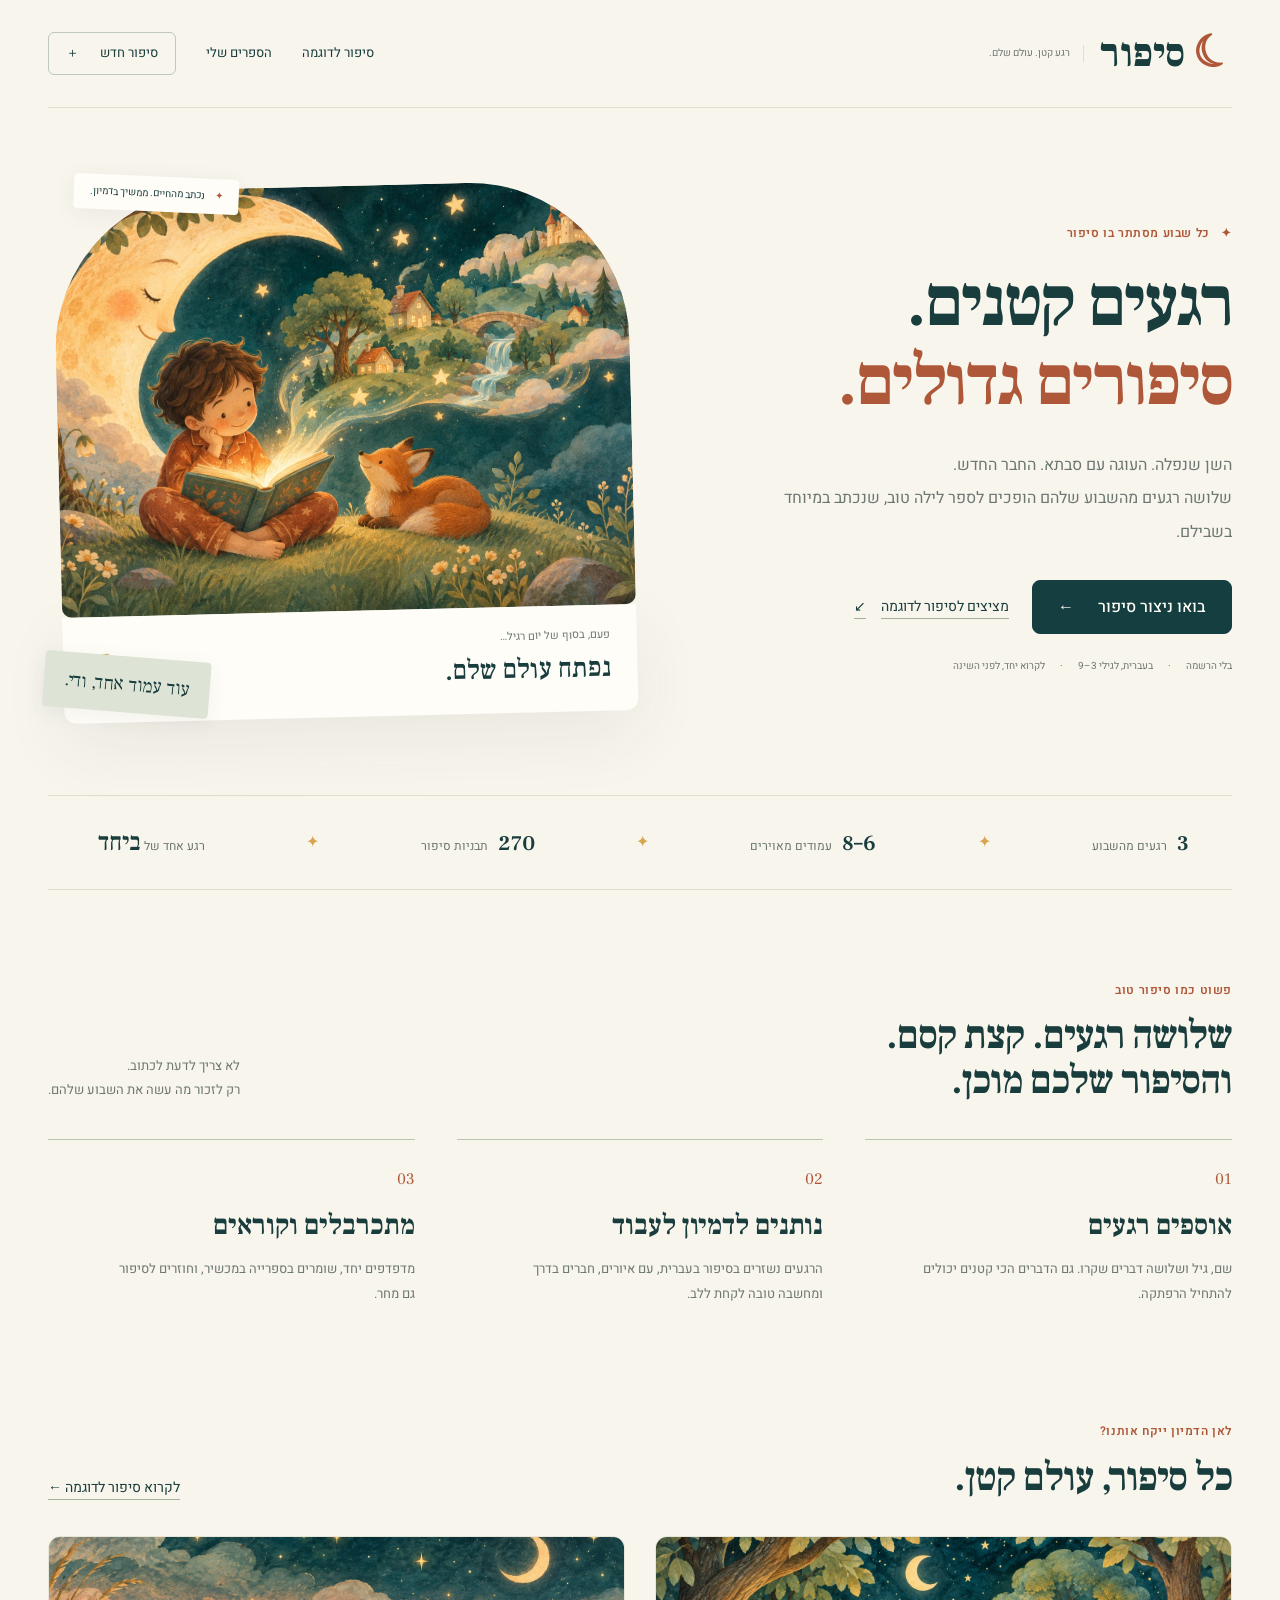
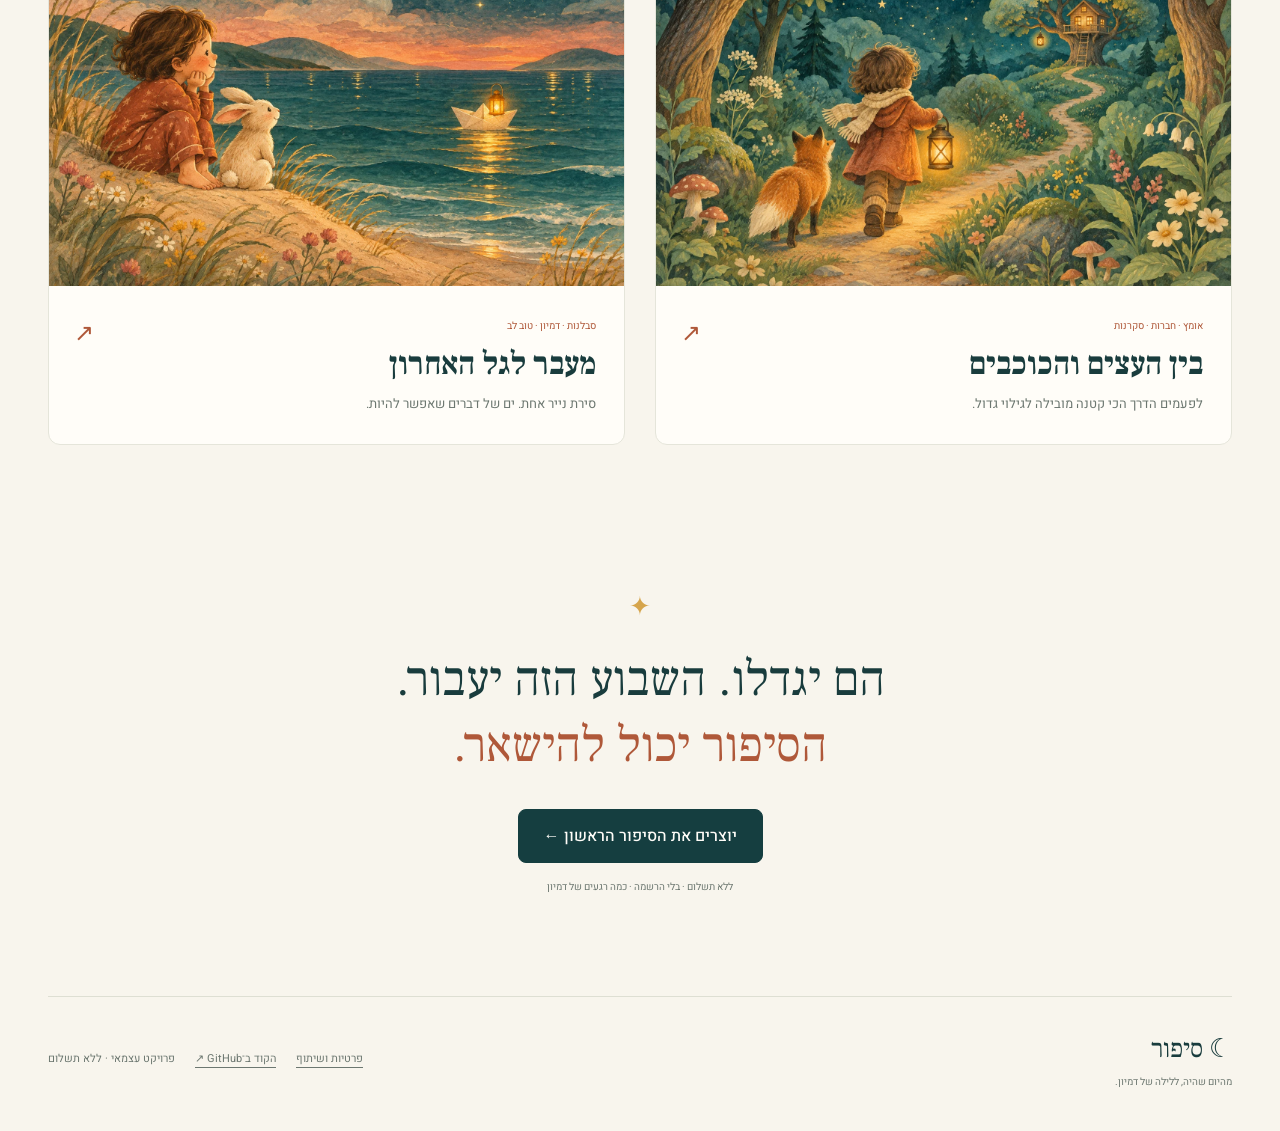
<file: index.html>
<!DOCTYPE html>
<html lang="he" dir="rtl" data-static="true">
<head>
  <meta charset="utf-8" />
  <meta name="viewport" content="width=device-width, initial-scale=1" />
  <meta name="theme-color" content="#153e40" />
  <meta name="referrer" content="no-referrer" />
  <title>סיפור — רגעים קטנים, סיפורים גדולים</title>
  <meta name="description" content="שלושה רגעים מהשבוע הופכים לספר לילה טוב מאויר בעברית. פרויקט עצמאי, בלי הרשמה ובלי מפתח API." />
  <link rel="icon" href="./static/favicon.svg" type="image/svg+xml" />
  <link rel="preconnect" href="https://fonts.googleapis.com" />
  <link rel="preconnect" href="https://fonts.gstatic.com" crossorigin />
  <link href="https://fonts.googleapis.com/css2?family=Frank+Ruhl+Libre:wght@500;700;800&family=Heebo:wght@400;500;600;700;800&display=swap" rel="stylesheet" />
  <link rel="stylesheet" href="./static/css/styles.css" />
</head>
<body>
  <a class="skip-link" href="#main">דלגו לתוכן</a>
  <div class="wrap">
    <header class="site-header">
      <a class="logo" href="./index.html" aria-label="סיפור, חזרה לבית"><span class="logo-moon" aria-hidden="true">☾</span> סיפור<span class="logo-caption">רגע קטן. עולם שלם.</span></a>
      <nav class="site-nav" aria-label="ניווט ראשי">
        <a href="./reader.html">סיפור לדוגמה</a>
        <a href="./library.html">הספרים שלי</a>
        <a class="nav-create" href="./create.html">סיפור חדש <span aria-hidden="true">＋</span></a>
      </nav>
    </header>
    <main id="main">
<section class="hero">
  <div class="hero-copy">
    <p class="kicker"><span class="tiny-star" aria-hidden="true">✦</span> כל שבוע מסתתר בו סיפור</p>
    <h1>רגעים קטנים.<br /><em>סיפורים גדולים.</em></h1>
    <p class="lead">השן שנפלה. העוגה עם סבתא. החבר החדש.<br class="desktop-break" /> שלושה רגעים מהשבוע שלהם הופכים לספר לילה טוב, שנכתב במיוחד בשבילם.</p>
    <div class="hero-actions"><a class="btn" href="./create.html">בואו ניצור סיפור <span aria-hidden="true">←</span></a><a class="text-link" href="./reader.html">מציצים לסיפור לדוגמה <span aria-hidden="true">↙</span></a></div>
    <div class="hero-notes"><span>בלי הרשמה</span><span>בעברית, לגילי 3–9</span><span>לקרוא יחד, לפני השינה</span></div>
  </div>
  <figure class="hero-visual">
    <div class="art-label"><span aria-hidden="true">✦</span> נכתב מהחיים. ממשיך בדמיון.</div>
    <img class="hero-art" src="./static/images/bedtime-world.webp" width="1536" height="1024" alt="עולם דמיוני נפרש מתוך ספר: ילד ושועל קוראים מתחת לירח" fetchpriority="high" />
    <figcaption><div><span class="caption-eyebrow">פעם, בסוף של יום רגיל…</span><strong>נפתח עולם שלם.</strong></div><span class="caption-moon" aria-hidden="true">☾</span></figcaption>
    <span class="floating-note">עוד עמוד אחד, ודי.</span>
  </figure>
</section>
<section class="story-strip" aria-label="מאפייני הספר"><span><b>3</b> רגעים מהשבוע</span><span class="strip-star" aria-hidden="true">✦</span><span><b>6–8</b> עמודים מאוירים</span><span class="strip-star" aria-hidden="true">✦</span><span><b>270</b> תבניות סיפור</span><span class="strip-star" aria-hidden="true">✦</span><span>רגע אחד של <b>ביחד</b></span></section>
<section class="quiet-steps" id="how">
  <div class="section-heading"><div><p class="kicker">פשוט כמו סיפור טוב</p><h2>שלושה רגעים. קצת קסם.<br />והסיפור שלכם מוכן.</h2></div><p>לא צריך לדעת לכתוב.<br />רק לזכור מה עשה את השבוע שלהם.</p></div>
  <div class="steps">
    <article class="step"><span class="num">01</span><h3>אוספים רגעים</h3><p>שם, גיל ושלושה דברים שקרו. גם הדברים הכי קטנים יכולים להתחיל הרפתקה.</p></article>
    <article class="step"><span class="num">02</span><h3>נותנים לדמיון לעבוד</h3><p>הרגעים נשזרים בסיפור בעברית, עם איורים, חברים בדרך ומחשבה טובה לקחת ללב.</p></article>
    <article class="step"><span class="num">03</span><h3>מתכרבלים וקוראים</h3><p>מדפדפים יחד, שומרים בספרייה במכשיר, וחוזרים לסיפור גם מחר.</p></article>
  </div>
</section>
<section class="worlds-section">
  <div class="section-heading"><div><p class="kicker">לאן הדמיון ייקח אותנו?</p><h2>כל סיפור, עולם קטן.</h2></div><a class="text-link" href="./reader.html">לקרוא סיפור לדוגמה ←</a></div>
  <div class="world-grid">
    <a class="world-card" href="./reader.html?demo=forest"><img src="./static/images/lantern-forest.webp" alt="שביל מואר בפנס ביער קסום" width="768" height="512" loading="lazy" /><div><span>אומץ · חברות · סקרנות</span><h3>בין העצים והכוכבים</h3><p>לפעמים הדרך הכי קטנה מובילה לגילוי גדול.</p><span class="world-arrow" aria-hidden="true">↗</span></div></a>
    <a class="world-card" href="./reader.html?demo=sea"><img src="./static/images/paper-boat.webp" alt="סירת נייר מוארת צפה בים שקט תחת הירח" width="768" height="512" loading="lazy" /><div><span>סבלנות · דמיון · טוב לב</span><h3>מעבר לגל האחרון</h3><p>סירת נייר אחת. ים של דברים שאפשר להיות.</p><span class="world-arrow" aria-hidden="true">↗</span></div></a>
  </div>
</section>
<section class="closing-note"><span aria-hidden="true">✦</span><p>הם יגדלו. השבוע הזה יעבור.<br /><em>הסיפור יכול להישאר.</em></p><a class="btn" href="./create.html">יוצרים את הסיפור הראשון ←</a><small>ללא תשלום · בלי הרשמה · כמה רגעים של דמיון</small></section>
</main>
    <footer class="site-footer">
      <div><a class="footer-logo" href="./index.html">☾ סיפור</a><p>מהיום שהיה, ללילה של דמיון.</p></div>
      <div class="footer-links"><a href="./privacy.html">פרטיות ושיתוף</a><a href="https://github.com/Jossefo/sipur" target="_blank" rel="noopener noreferrer">הקוד ב־GitHub ↗</a><span>פרויקט עצמאי · ללא תשלום</span></div>
    </footer>
  </div>
  <script src="./static/js/app.js" defer></script>
  <script src="./static/js/pages.js" defer></script>
</body>
</html>
</file>
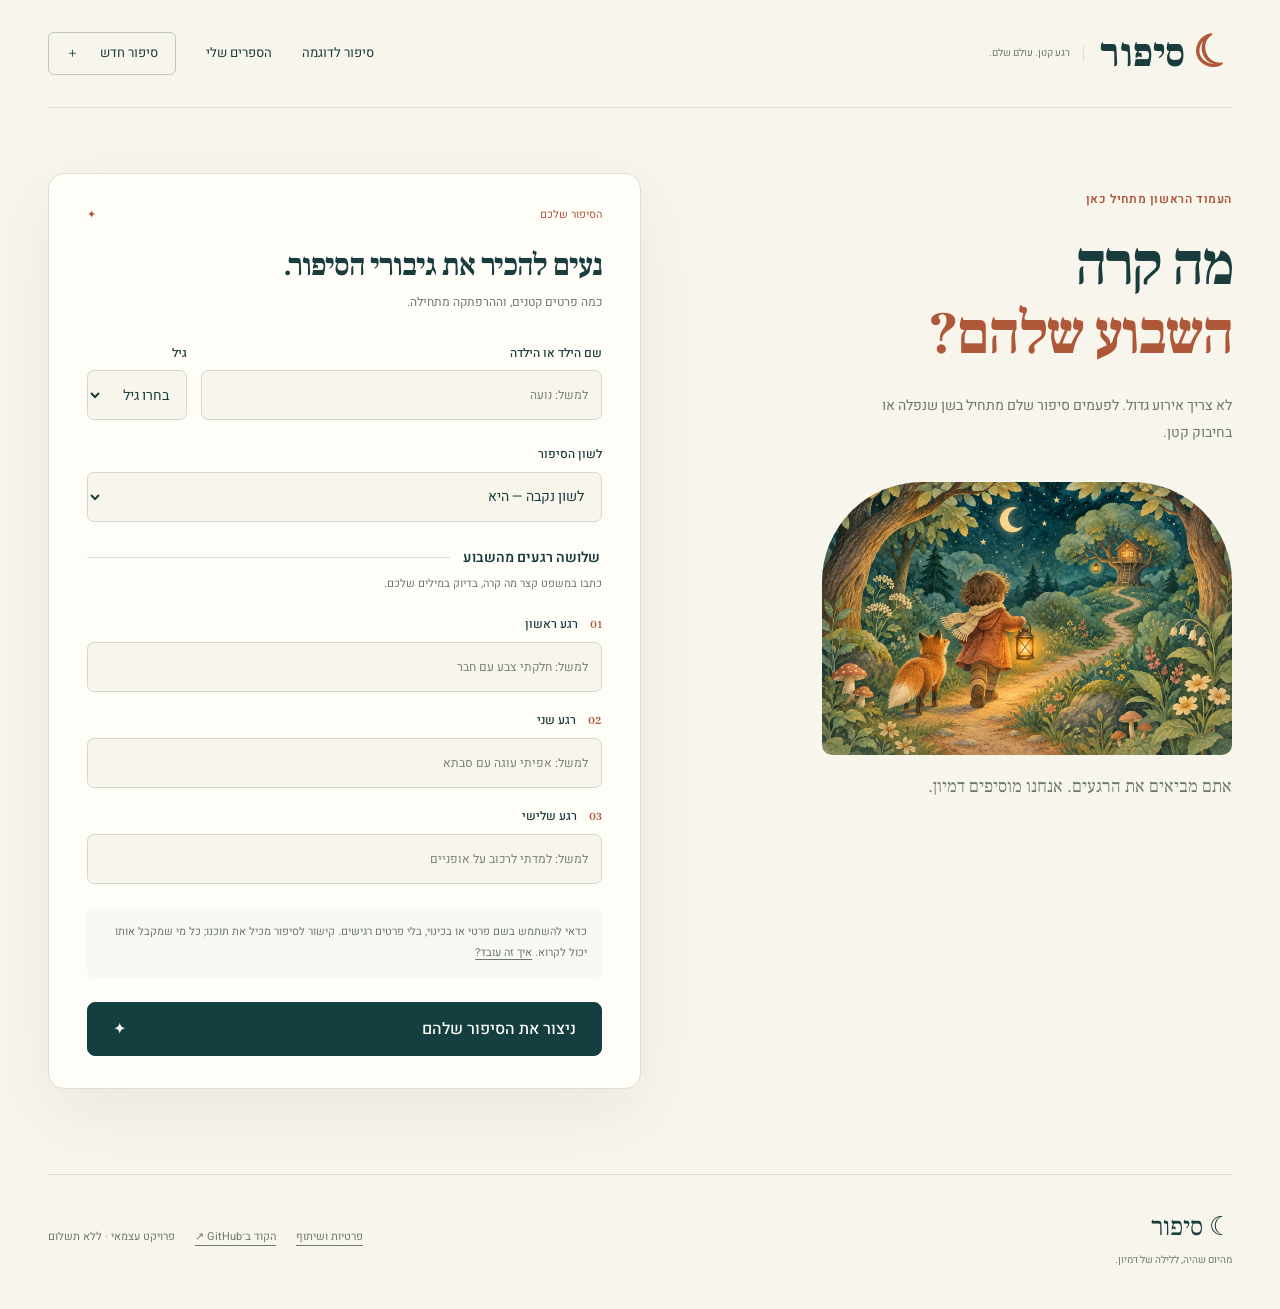
<file: create.html>
<!DOCTYPE html>
<html lang="he" dir="rtl" data-static="true">
<head>
  <meta charset="utf-8" />
  <meta name="viewport" content="width=device-width, initial-scale=1" />
  <meta name="theme-color" content="#153e40" />
  <meta name="referrer" content="no-referrer" />
  <title>סיפור חדש — סיפור</title>
  <meta name="description" content="שלושה רגעים מהשבוע הופכים לספר לילה טוב מאויר בעברית. פרויקט עצמאי, בלי הרשמה ובלי מפתח API." />
  <link rel="icon" href="./static/favicon.svg" type="image/svg+xml" />
  <link rel="preconnect" href="https://fonts.googleapis.com" />
  <link rel="preconnect" href="https://fonts.gstatic.com" crossorigin />
  <link href="https://fonts.googleapis.com/css2?family=Frank+Ruhl+Libre:wght@500;700;800&family=Heebo:wght@400;500;600;700;800&display=swap" rel="stylesheet" />
  <link rel="stylesheet" href="./static/css/styles.css" />
</head>
<body>
  <a class="skip-link" href="#main">דלגו לתוכן</a>
  <div class="wrap">
    <header class="site-header">
      <a class="logo" href="./index.html" aria-label="סיפור, חזרה לבית"><span class="logo-moon" aria-hidden="true">☾</span> סיפור<span class="logo-caption">רגע קטן. עולם שלם.</span></a>
      <nav class="site-nav" aria-label="ניווט ראשי">
        <a href="./reader.html">סיפור לדוגמה</a>
        <a href="./library.html">הספרים שלי</a>
        <a class="nav-create" href="./create.html">סיפור חדש <span aria-hidden="true">＋</span></a>
      </nav>
    </header>
    <main id="main">
<section class="create-layout">
  <aside class="form-aside"><p class="kicker">העמוד הראשון מתחיל כאן</p><h1>מה קרה<br /> <em>השבוע שלהם?</em></h1><p>לא צריך אירוע גדול. לפעמים סיפור שלם מתחיל בשן שנפלה או בחיבוק קטן.</p><img src="./static/images/lantern-forest.webp" alt="שביל קטן אל תוך יער של דמיון" width="768" height="512" /><p class="aside-caption">אתם מביאים את הרגעים. אנחנו מוסיפים דמיון.</p></aside>
  <div class="form-panel">
    <div class="form-topline"><span>הסיפור שלכם</span><span aria-hidden="true">✦</span></div>
    <h2>נעים להכיר את גיבורי הסיפור.</h2>
    <p class="muted">כמה פרטים קטנים, וההרפתקה מתחילה.</p>
    
    <form class="story-form" method="post" action="./create.html" data-validate>
      <div class="identity-fields"><label><span>שם הילד או הילדה</span><input name="name" type="text" maxlength="40" required minlength="2" value="" placeholder="למשל: נועה" autocomplete="off" /></label><label><span>גיל</span><select name="age" required><option value="" disabled selected>בחרו גיל</option><option value="3" >3</option><option value="4" >4</option><option value="5" >5</option><option value="6" >6</option><option value="7" >7</option><option value="8" >8</option><option value="9" >9</option></select></label></div>
      <label><span>לשון הסיפור</span><select name="gender" required><option value="f" selected>לשון נקבה — היא</option><option value="m" >לשון זכר — הוא</option></select></label>
      <fieldset><legend>שלושה רגעים מהשבוע</legend><p class="field-hint">כתבו במשפט קצר מה קרה, בדיוק במילים שלכם.</p>
        
        <label class="event-label"><span><i aria-hidden="true">01</i> רגע ראשון</span><input name="event1" type="text" maxlength="120" required minlength="2" value="" placeholder="למשל: חלקתי צבע עם חבר" /></label>
        <label class="event-label"><span><i aria-hidden="true">02</i> רגע שני</span><input name="event2" type="text" maxlength="120" required minlength="2" value="" placeholder="למשל: אפיתי עוגה עם סבתא" /></label>
        <label class="event-label"><span><i aria-hidden="true">03</i> רגע שלישי</span><input name="event3" type="text" maxlength="120" required minlength="2" value="" placeholder="למשל: למדתי לרכוב על אופניים" /></label>
      </fieldset>
      <p class="privacy-note">כדאי להשתמש בשם פרטי או בכינוי, בלי פרטים רגישים. קישור לסיפור מכיל את תוכנו; כל מי שמקבל אותו יכול לקרוא. <a href="./privacy.html">איך זה עובד?</a></p>
      <button class="btn submit-btn" type="submit"><span data-submit-label>ניצור את הסיפור שלהם</span><span aria-hidden="true">✦</span></button>
      <p class="form-status" data-form-status role="status" hidden></p>
    </form>
  </div>
</section>
</main>
    <footer class="site-footer">
      <div><a class="footer-logo" href="./index.html">☾ סיפור</a><p>מהיום שהיה, ללילה של דמיון.</p></div>
      <div class="footer-links"><a href="./privacy.html">פרטיות ושיתוף</a><a href="https://github.com/Jossefo/sipur" target="_blank" rel="noopener noreferrer">הקוד ב־GitHub ↗</a><span>פרויקט עצמאי · ללא תשלום</span></div>
    </footer>
  </div>
  <script src="./static/js/app.js" defer></script>
  <script src="./static/js/pages.js" defer></script>
</body>
</html>
</file>
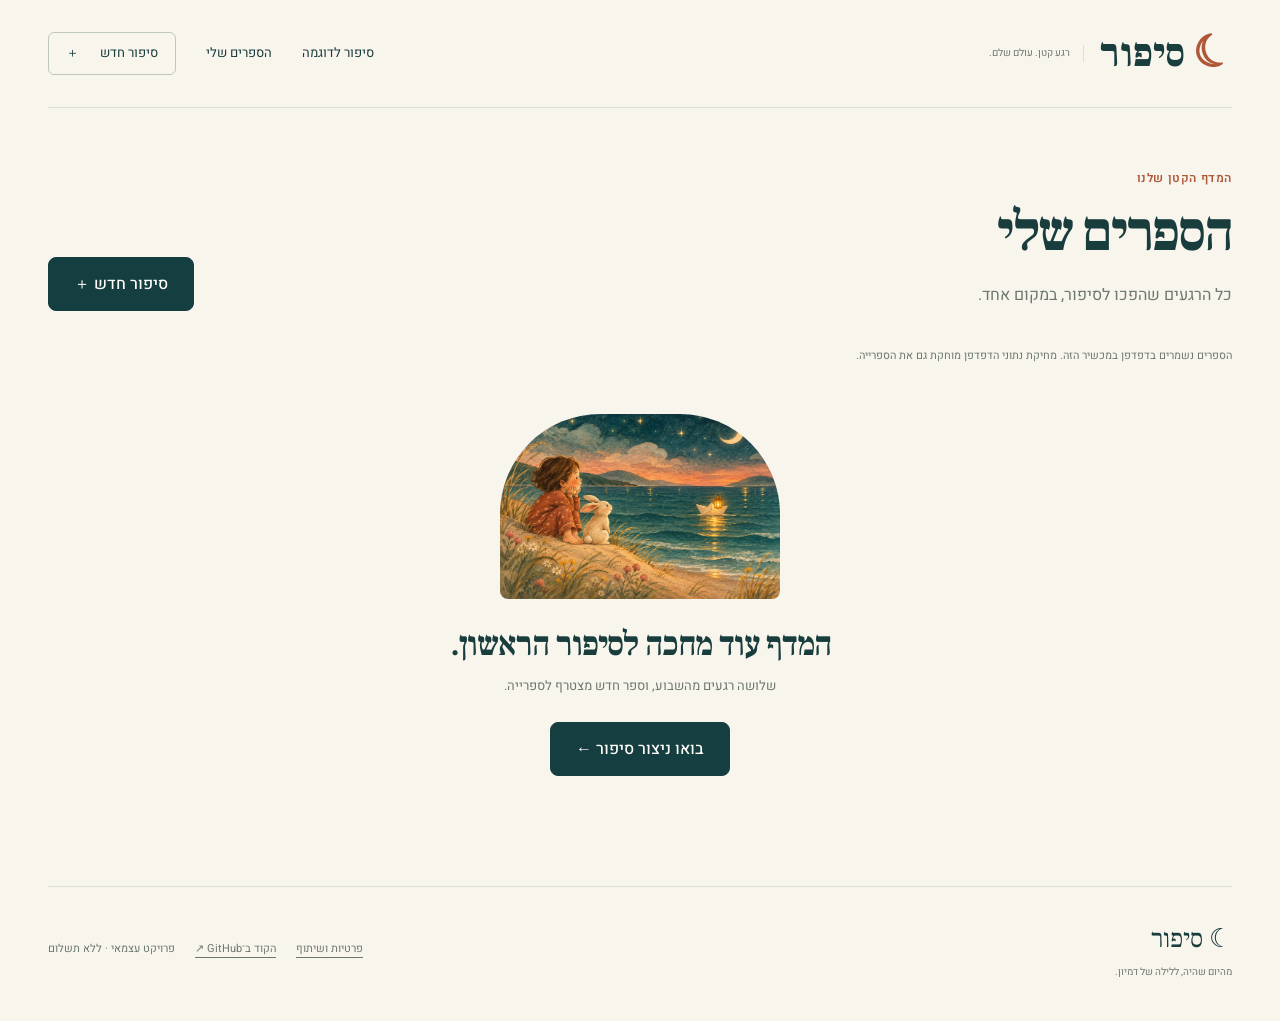
<file: library.html>
<!DOCTYPE html>
<html lang="he" dir="rtl" data-static="true">
<head>
  <meta charset="utf-8" />
  <meta name="viewport" content="width=device-width, initial-scale=1" />
  <meta name="theme-color" content="#153e40" />
  <meta name="referrer" content="no-referrer" />
  <title>הספרים שלי — סיפור</title>
  <meta name="description" content="שלושה רגעים מהשבוע הופכים לספר לילה טוב מאויר בעברית. פרויקט עצמאי, בלי הרשמה ובלי מפתח API." />
  <link rel="icon" href="./static/favicon.svg" type="image/svg+xml" />
  <link rel="preconnect" href="https://fonts.googleapis.com" />
  <link rel="preconnect" href="https://fonts.gstatic.com" crossorigin />
  <link href="https://fonts.googleapis.com/css2?family=Frank+Ruhl+Libre:wght@500;700;800&family=Heebo:wght@400;500;600;700;800&display=swap" rel="stylesheet" />
  <link rel="stylesheet" href="./static/css/styles.css" />
</head>
<body>
  <a class="skip-link" href="#main">דלגו לתוכן</a>
  <div class="wrap">
    <header class="site-header">
      <a class="logo" href="./index.html" aria-label="סיפור, חזרה לבית"><span class="logo-moon" aria-hidden="true">☾</span> סיפור<span class="logo-caption">רגע קטן. עולם שלם.</span></a>
      <nav class="site-nav" aria-label="ניווט ראשי">
        <a href="./reader.html">סיפור לדוגמה</a>
        <a href="./library.html">הספרים שלי</a>
        <a class="nav-create" href="./create.html">סיפור חדש <span aria-hidden="true">＋</span></a>
      </nav>
    </header>
    <main id="main">
<section class="library-panel">
  <div class="section-heading"><div><p class="kicker">המדף הקטן שלנו</p><h1>הספרים שלי</h1><p class="lead">כל הרגעים שהפכו לסיפור, במקום אחד.</p></div><a class="btn" href="./create.html">סיפור חדש ＋</a></div>
  <p class="library-info">הספרים נשמרים בדפדפן במכשיר הזה. מחיקת נתוני הדפדפן מוחקת גם את הספרייה.</p>
  <div class="library-grid" data-library></div>
  <div class="library-empty" data-library-empty hidden><img src="./static/images/paper-boat.webp" width="768" height="512" alt="סירת נייר מחכה להרפתקה" /><h2>המדף עוד מחכה לסיפור הראשון.</h2><p>שלושה רגעים מהשבוע, וספר חדש מצטרף לספרייה.</p><a class="btn" href="./create.html">בואו ניצור סיפור ←</a></div>
  <p class="library-info" data-library-status role="status" hidden></p>
</section>
</main>
    <footer class="site-footer">
      <div><a class="footer-logo" href="./index.html">☾ סיפור</a><p>מהיום שהיה, ללילה של דמיון.</p></div>
      <div class="footer-links"><a href="./privacy.html">פרטיות ושיתוף</a><a href="https://github.com/Jossefo/sipur" target="_blank" rel="noopener noreferrer">הקוד ב־GitHub ↗</a><span>פרויקט עצמאי · ללא תשלום</span></div>
    </footer>
  </div>
  <script src="./static/js/app.js" defer></script>
  <script src="./static/js/pages.js" defer></script>
</body>
</html>
</file>
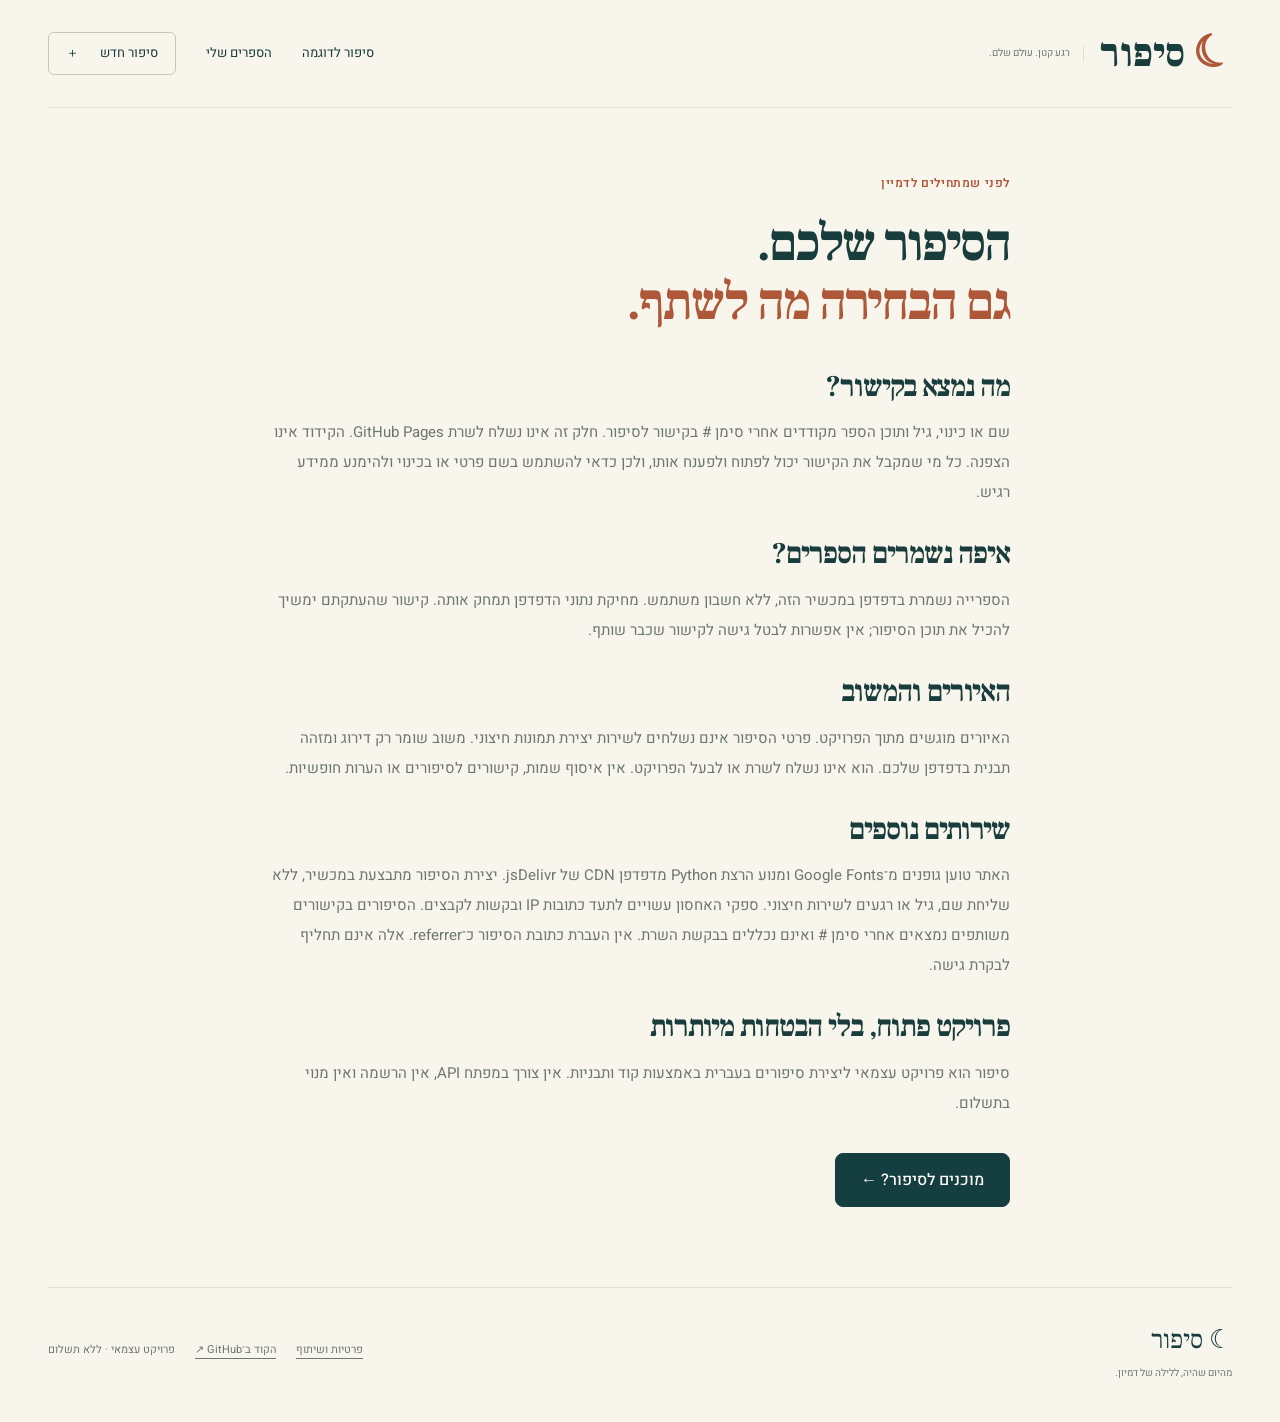
<file: privacy.html>
<!DOCTYPE html>
<html lang="he" dir="rtl" data-static="true">
<head>
  <meta charset="utf-8" />
  <meta name="viewport" content="width=device-width, initial-scale=1" />
  <meta name="theme-color" content="#153e40" />
  <meta name="referrer" content="no-referrer" />
  <title>פרטיות ושיתוף — סיפור</title>
  <meta name="description" content="שלושה רגעים מהשבוע הופכים לספר לילה טוב מאויר בעברית. פרויקט עצמאי, בלי הרשמה ובלי מפתח API." />
  <link rel="icon" href="./static/favicon.svg" type="image/svg+xml" />
  <link rel="preconnect" href="https://fonts.googleapis.com" />
  <link rel="preconnect" href="https://fonts.gstatic.com" crossorigin />
  <link href="https://fonts.googleapis.com/css2?family=Frank+Ruhl+Libre:wght@500;700;800&family=Heebo:wght@400;500;600;700;800&display=swap" rel="stylesheet" />
  <link rel="stylesheet" href="./static/css/styles.css" />
</head>
<body>
  <a class="skip-link" href="#main">דלגו לתוכן</a>
  <div class="wrap">
    <header class="site-header">
      <a class="logo" href="./index.html" aria-label="סיפור, חזרה לבית"><span class="logo-moon" aria-hidden="true">☾</span> סיפור<span class="logo-caption">רגע קטן. עולם שלם.</span></a>
      <nav class="site-nav" aria-label="ניווט ראשי">
        <a href="./reader.html">סיפור לדוגמה</a>
        <a href="./library.html">הספרים שלי</a>
        <a class="nav-create" href="./create.html">סיפור חדש <span aria-hidden="true">＋</span></a>
      </nav>
    </header>
    <main id="main"><article class="prose-panel"><p class="kicker">לפני שמתחילים לדמיין</p><h1>הסיפור שלכם.<br /><em>גם הבחירה מה לשתף.</em></h1><h2>מה נמצא בקישור?</h2><p>שם או כינוי, גיל ותוכן הספר מקודדים אחרי סימן # בקישור לסיפור. חלק זה אינו נשלח לשרת GitHub Pages. הקידוד אינו הצפנה. כל מי שמקבל את הקישור יכול לפתוח ולפענח אותו, ולכן כדאי להשתמש בשם פרטי או בכינוי ולהימנע ממידע רגיש.</p><h2>איפה נשמרים הספרים?</h2><p>הספרייה נשמרת בדפדפן במכשיר הזה, ללא חשבון משתמש. מחיקת נתוני הדפדפן תמחק אותה. קישור שהעתקתם ימשיך להכיל את תוכן הסיפור; אין אפשרות לבטל גישה לקישור שכבר שותף.</p><h2>האיורים והמשוב</h2><p>האיורים מוגשים מתוך הפרויקט. פרטי הסיפור אינם נשלחים לשירות יצירת תמונות חיצוני. משוב שומר רק דירוג ומזהה תבנית בדפדפן שלכם. הוא אינו נשלח לשרת או לבעל הפרויקט. אין איסוף שמות, קישורים לסיפורים או הערות חופשיות.</p><h2>שירותים נוספים</h2><p>האתר טוען גופנים מ־Google Fonts ומנוע הרצת Python מדפדפן CDN של jsDelivr. יצירת הסיפור מתבצעת במכשיר, ללא שליחת שם, גיל או רגעים לשירות חיצוני. ספקי האחסון עשויים לתעד כתובות IP ובקשות לקבצים. הסיפורים בקישורים משותפים נמצאים אחרי סימן # ואינם נכללים בבקשת השרת. אין העברת כתובת הסיפור כ־referrer. אלה אינם תחליף לבקרת גישה.</p><h2>פרויקט פתוח, בלי הבטחות מיותרות</h2><p>סיפור הוא פרויקט עצמאי ליצירת סיפורים בעברית באמצעות קוד ותבניות. אין צורך במפתח API, אין הרשמה ואין מנוי בתשלום.</p><a class="btn" href="./create.html">מוכנים לסיפור? ←</a></article></main>
    <footer class="site-footer">
      <div><a class="footer-logo" href="./index.html">☾ סיפור</a><p>מהיום שהיה, ללילה של דמיון.</p></div>
      <div class="footer-links"><a href="./privacy.html">פרטיות ושיתוף</a><a href="https://github.com/Jossefo/sipur" target="_blank" rel="noopener noreferrer">הקוד ב־GitHub ↗</a><span>פרויקט עצמאי · ללא תשלום</span></div>
    </footer>
  </div>
  <script src="./static/js/app.js" defer></script>
  <script src="./static/js/pages.js" defer></script>
</body>
</html>
</file>
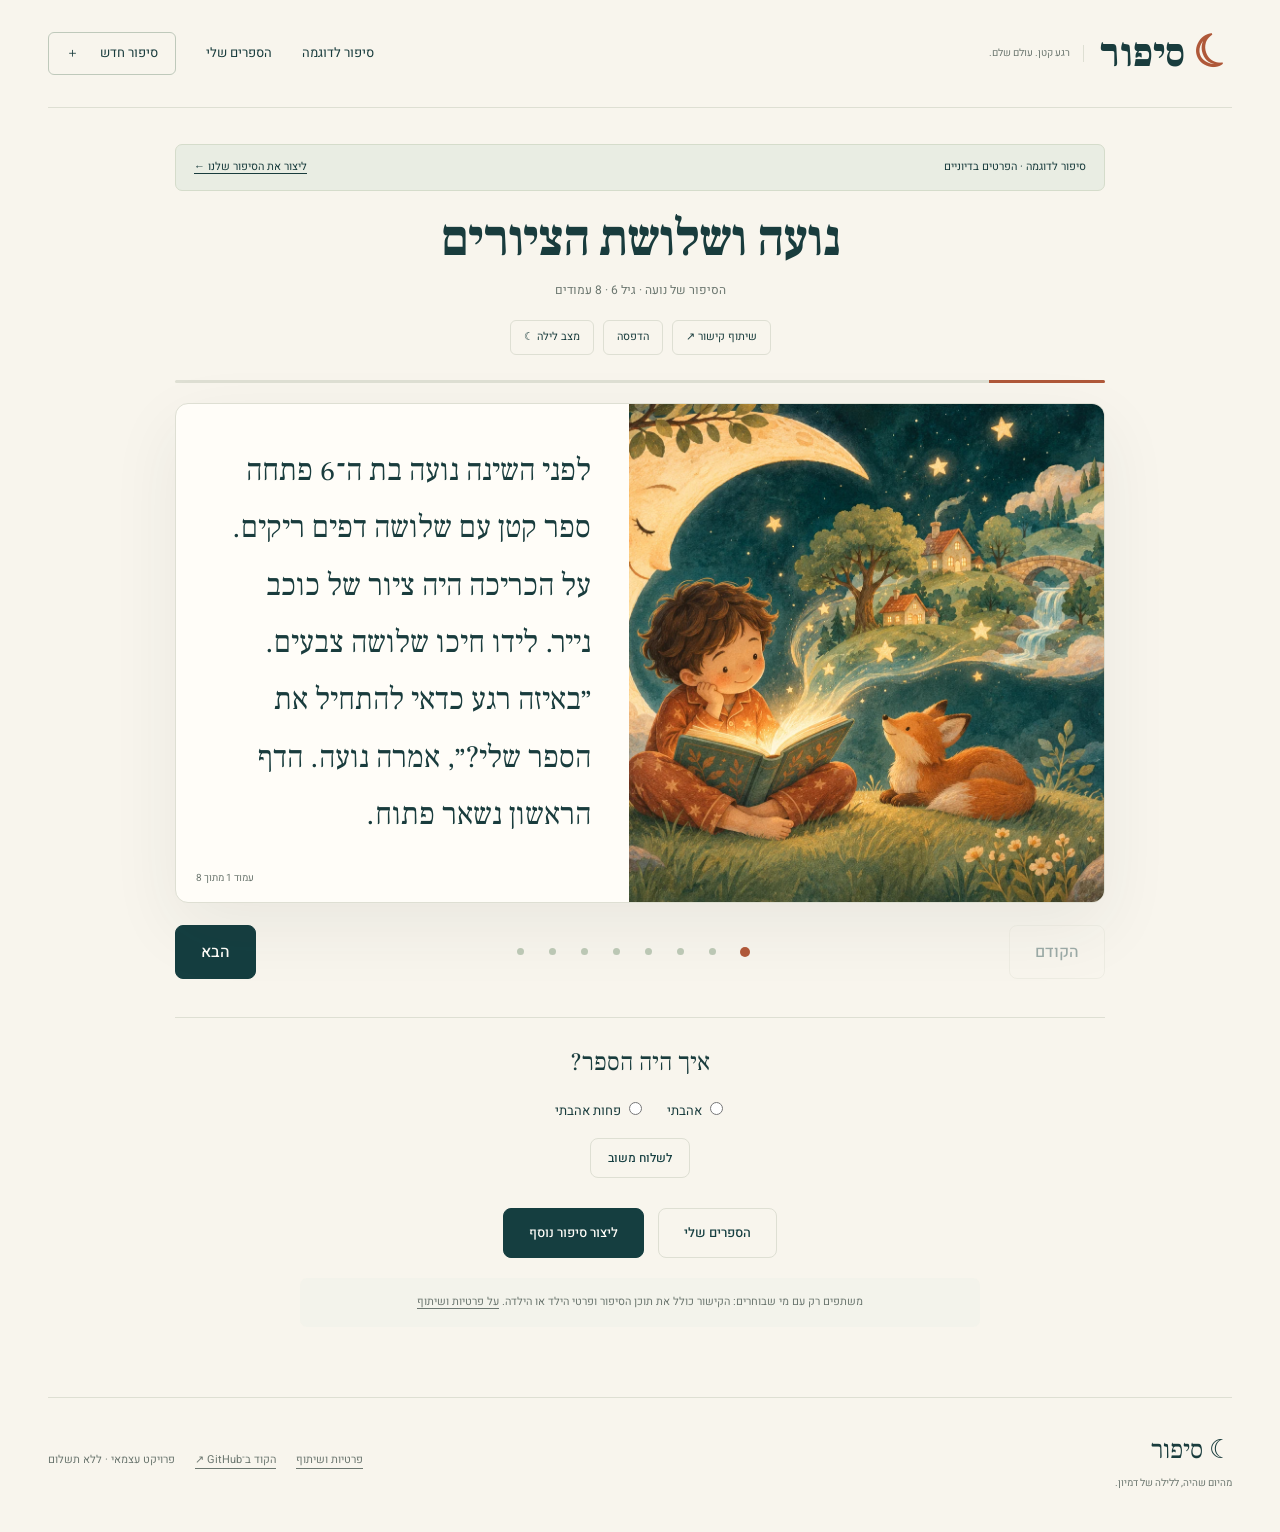
<file: reader.html>
<!DOCTYPE html>
<html lang="he" dir="rtl" data-static="true">
<head>
  <meta charset="utf-8" />
  <meta name="viewport" content="width=device-width, initial-scale=1" />
  <meta name="robots" content="noindex,nofollow" />
  <meta name="theme-color" content="#153e40" />
  <meta name="referrer" content="no-referrer" />
  <title>נועה ושלושת הציורים — סיפור</title>
  <meta name="description" content="סיפור לילה טוב לנועה" />
  <link rel="icon" href="./static/favicon.svg" type="image/svg+xml" />
  <link rel="preconnect" href="https://fonts.googleapis.com" />
  <link rel="preconnect" href="https://fonts.gstatic.com" crossorigin />
  <link href="https://fonts.googleapis.com/css2?family=Frank+Ruhl+Libre:wght@500;700;800&family=Heebo:wght@400;500;600;700;800&display=swap" rel="stylesheet" />
  <link rel="stylesheet" href="./static/css/styles.css" />
</head>
<body>
  <a class="skip-link" href="#main">דלגו לתוכן</a>
  <div class="wrap">
    <header class="site-header">
      <a class="logo" href="./index.html" aria-label="סיפור, חזרה לבית"><span class="logo-moon" aria-hidden="true">☾</span> סיפור<span class="logo-caption">רגע קטן. עולם שלם.</span></a>
      <nav class="site-nav" aria-label="ניווט ראשי">
        <a href="./reader.html">סיפור לדוגמה</a>
        <a href="./library.html">הספרים שלי</a>
        <a class="nav-create" href="./create.html">סיפור חדש <span aria-hidden="true">＋</span></a>
      </nav>
    </header>
    <main id="main">
<p class="privacy-note" data-engine-status role="status">פותחים את הספר…</p>
<article
  class="reader"
  data-reader
  data-demo="true"
  data-pages="8"
  data-token="[base64]"
  data-title="נועה ושלושת הציורים"
  data-name="נועה"
  data-age="6"
  data-moral="לפעמים דברים קטנים ושונים מצטרפים לזיכרון גדול אחד."
  data-template="tmpl-circle-of-friends-mountain-path-kindness-196"
  data-cover="/static/images/bedtime-world.webp"
>
  <p class="demo-banner">סיפור לדוגמה · הפרטים בדיוניים <a href="./create.html">ליצור את הסיפור שלנו ←</a></p>
  <header class="reader-head">
    <h1>נועה ושלושת הציורים</h1>
    <p class="story-meta">הסיפור של נועה · גיל 6 · 8 עמודים</p>
    <div class="reader-tools"><button class="tool-btn" type="button" data-share>שיתוף קישור ↗</button><button class="tool-btn" type="button" data-print>הדפסה</button><button class="tool-btn" type="button" data-reading-mode aria-pressed="false">מצב לילה ☾</button></div>
  </header>

  <div class="progress" aria-hidden="true"><span data-progress></span></div>

  
  
  
  
  
  
  
  
  
  
  
  
  
  
  
  
  

  <nav class="reader-nav" aria-label="עמודי הסיפור">
    <button class="btn ghost" type="button" data-prev disabled>הקודם</button>
    <div class="dots" role="group" aria-label="בחירת עמוד">
      
      <button type="button" class="dot is-on" data-goto="0" aria-label="עמוד 1" aria-current="step"></button>
      
      <button type="button" class="dot" data-goto="1" aria-label="עמוד 2" aria-current="false"></button>
      
      <button type="button" class="dot" data-goto="2" aria-label="עמוד 3" aria-current="false"></button>
      
      <button type="button" class="dot" data-goto="3" aria-label="עמוד 4" aria-current="false"></button>
      
      <button type="button" class="dot" data-goto="4" aria-label="עמוד 5" aria-current="false"></button>
      
      <button type="button" class="dot" data-goto="5" aria-label="עמוד 6" aria-current="false"></button>
      
      <button type="button" class="dot" data-goto="6" aria-label="עמוד 7" aria-current="false"></button>
      
      <button type="button" class="dot" data-goto="7" aria-label="עמוד 8" aria-current="false"></button>
      
    </div>
    <button class="btn" type="button" data-next>הבא</button>
  </nav>

  <p class="page-announcement" data-page-status role="status" aria-live="polite"></p>
  <form class="feedback" data-feedback>
    <p class="feedback-label">איך היה הספר?</p>
    <div class="feedback-row">
      <label><input type="radio" name="rating" value="אהבתי" required /> אהבתי</label>
      <label><input type="radio" name="rating" value="פחות אהבתי" /> פחות אהבתי</label>
    </div>
    <button class="btn ghost" type="submit">לשלוח משוב</button>
    <p class="share-status" data-feedback-status hidden></p>
  </form>

  <p class="reader-actions">
    <a class="btn ghost" href="./library.html">הספרים שלי</a>
    <a class="btn" href="./create.html">ליצור סיפור נוסף</a>
  </p>
  <p class="share-status" data-share-status role="status" hidden></p>
  <p class="privacy-note reader-privacy">משתפים רק עם מי שבוחרים: הקישור כולל את תוכן הסיפור ופרטי הילד או הילדה. <a href="./privacy.html">על פרטיות ושיתוף</a></p>
</article>
</main>
    <footer class="site-footer">
      <div><a class="footer-logo" href="./index.html">☾ סיפור</a><p>מהיום שהיה, ללילה של דמיון.</p></div>
      <div class="footer-links"><a href="./privacy.html">פרטיות ושיתוף</a><a href="https://github.com/Jossefo/sipur" target="_blank" rel="noopener noreferrer">הקוד ב־GitHub ↗</a><span>פרויקט עצמאי · ללא תשלום</span></div>
    </footer>
  </div>
  <script src="./static/js/app.js" defer></script>
  <script src="./static/js/pages.js" defer></script>
</body>
</html>
</file>
<file: static/css/styles.css>
:root {
  --ink:#193c3d;
  --teal:#153e40;
  --muted:#6c7770;
  --paper:#f8f5ed;
  --white:#fffdf8;
  --sage:#dde3d5;
  --rust:#af5839;
  --gold:#d6a54c;
  --line:#dedfd3;
  --serif:'Frank Ruhl Libre',Georgia,serif;
  --sans:'Heebo',Arial,sans-serif;
  --radius:22px;
  --shadow:0 24px 70px #243f3912;
}
* {
  box-sizing:border-box;
}
html {
  scroll-behavior:smooth;
  scroll-padding-top:24px;
}
body {
  margin:0;
  background:var(--paper);
  color:var(--ink);
  font-family:var(--sans);
  line-height:1.7;
  -webkit-font-smoothing:antialiased;
}
button,input,select {
  font:inherit;
}
button,a,input,select {
  -webkit-tap-highlight-color:transparent;
}
a {
  color:inherit;
}
img,svg {
  max-width:100%;
  display:block;
}
img {
  height:auto;
}
button,a {
  touch-action:manipulation;
}
button {
  cursor:pointer;
}
button:disabled {
  cursor:default;
  opacity:.4;
}
[hidden] {
  display:none!important;
}
a:focus-visible,button:focus-visible,input:focus-visible,select:focus-visible {
  outline:3px solid var(--rust);
  outline-offset:5px;
}
.wrap {
  width:min(1240px,calc(100% - 96px));
  margin:auto;
}
h1,h2,h3,p,figure {
  margin:0;
}
h1,h2,h3 {
  font-family:var(--serif);
  font-weight:700;
  line-height:1.12;
}
h1 {
  font-size:clamp(44px,5.5vw,78px);
  letter-spacing:-2px;
}
h2 {
  font-size:clamp(32px,3.1vw,44px);
  letter-spacing:-1px;
}
h3 {
  font-size:28px;
}
em {
  font-style:normal;
  color:var(--rust);
}
.muted,.lead {
  color:var(--muted);
}
.lead {
  font-size:18px;
  line-height:1.95;
}
.kicker {
  font-size:12px;
  letter-spacing:.05em;
  font-weight:600;
  color:var(--rust);
  margin-bottom:22px;
}
.tiny-star {
  margin-left:8px;
}
.btn {
  display:inline-flex;
  align-items:center;
  justify-content:center;
  gap:24px;
  border:1px solid var(--teal);
  border-radius:8px;
  padding:14px 25px;
  background:var(--teal);
  color:var(--white);
  text-decoration:none;
  font-weight:500;
  line-height:1.5;
  min-height:50px;
  transition:background .2s,transform .2s;
}
.btn:hover {
  background:#245456;
  transform:translateY(-2px);
}
.btn.ghost {
  color:var(--teal);
  border-color:var(--line);
  background:transparent;
}
.btn.ghost:hover {
  background:var(--sage);
}
.text-link {
  display:inline-flex;
  gap:15px;
  align-items:center;
  font-size:14px;
  text-underline-offset:7px;
  text-decoration-color:#a4afa0;
}
.skip-link {
  position:fixed;
  top:-100px;
  right:16px;
  background:var(--teal);
  color:white;
  padding:12px;
  z-index:10;
}
.skip-link:focus {
  top:10px;
}
.site-header {
  min-height:108px;
  display:flex;
  justify-content:space-between;
  align-items:center;
  border-bottom:1px solid var(--line);
  gap:22px;
}
.logo {
  font-family:var(--serif);
  font-size:40px;
  line-height:1;
  text-decoration:none;
  display:flex;
  align-items:center;
  gap:8px;
  font-weight:800;
}
.logo-moon {
  color:var(--rust);
  font-size:44px;
  transform:rotate(-20deg);
}
.logo-caption {
  font-family:var(--sans);
  font-size:10px;
  font-weight:400;
  border-right:1px solid var(--line);
  padding-right:13px;
  margin-right:8px;
  color:var(--muted);
  line-height:1.7;
  white-space:nowrap;
}
.site-nav {
  display:flex;
  align-items:center;
  gap:30px;
  font-size:13px;
}
.site-nav a {
  text-decoration:none;
}
.site-nav a:hover {
  color:var(--rust);
}
.nav-create {
  border:1px solid #bfc9bb;
  padding:9px 17px;
  border-radius:6px;
}
.nav-create span {
  margin-right:18px;
}
.hero {
  padding:64px 0 78px;
  display:grid;
  grid-template-columns:1fr 1.06fr;
  align-items:center;
  gap:50px;
}
.hero-copy {
  padding:8px 0 0;
}
.hero h1 {
  margin-bottom:26px;
}
.hero .lead {
  max-width:470px;
  font-size:16px;
  line-height:2.1;
}
.hero-actions {
  display:flex;
  align-items:center;
  gap:23px;
  flex-wrap:wrap;
  margin-top:30px;
}
.hero-notes {
  display:flex;
  gap:15px;
  flex-wrap:wrap;
  font-size:10px;
  color:var(--muted);
  margin-top:24px;
}
.hero-notes span+span:before {
  content:'·';
  margin-left:15px;
  color:var(--rust);
}
.hero-visual {
  position:relative;
  padding-top:14px;
  transform:rotate(-1.4deg);
  margin-left:10px;
}
.hero-art {
  width:100%;
  aspect-ratio:1.35;
  object-fit:cover;
  border-radius:160px 160px 10px 10px;
}
.art-label {
  position:absolute;
  left:22px;
  top:0;
  background:var(--white);
  padding:9px 16px;
  font-size:10px;
  border-radius:4px;
  z-index:1;
  transform:rotate(4deg);
  box-shadow:0 5px 25px #122c2410;
}
.art-label span {
  color:var(--rust);
  margin-left:8px;
}
.hero-visual figcaption {
  display:flex;
  justify-content:space-between;
  align-items:center;
  background:var(--white);
  padding:21px 26px;
  border-radius:0 0 12px 12px;
  box-shadow:var(--shadow);
}
.caption-eyebrow {
  display:block;
  font-size:11px;
  color:var(--muted);
}
.hero-visual strong {
  font-family:var(--serif);
  font-size:27px;
  font-weight:500;
}
.caption-moon {
  font-size:38px;
  color:var(--gold);
}
.floating-note {
  position:absolute;
  bottom:10px;
  left:-20px;
  font-family:var(--serif);
  font-size:19px;
  background:var(--sage);
  padding:12px 20px;
  border-radius:4px;
  transform:rotate(6deg);
  box-shadow:0 5px 20px #243f3910;
}
.story-strip {
  border-block:1px solid var(--line);
  padding:25px 0;
  display:flex;
  justify-content:space-around;
  align-items:center;
  gap:15px;
  color:var(--muted);
  font-size:12px;
}
.story-strip b {
  font-family:var(--serif);
  font-size:25px;
  color:var(--ink);
  font-weight:500;
  margin-left:7px;
}
.strip-star {
  color:var(--gold);
  font-size:16px;
}
.quiet-steps {
  padding:90px 0;
}
.section-heading {
  display:flex;
  justify-content:space-between;
  align-items:flex-end;
  gap:25px;
  margin-bottom:36px;
}
.section-heading .kicker {
  margin-bottom:14px;
}
.section-heading>p {
  font-size:13px;
  color:var(--muted);
  line-height:1.9;
}
.steps {
  display:grid;
  grid-template-columns:repeat(3,1fr);
  gap:42px;
}
.step {
  padding-top:26px;
  border-top:1px solid #bbc5b6;
}
.num {
  font-family:var(--serif);
  font-size:16px;
  color:var(--rust);
  display:block;
  margin-bottom:17px;
  direction:ltr;
  text-align:right;
}
.step h3 {
  margin-bottom:14px;
}
.step p {
  font-size:13px;
  line-height:1.95;
  color:var(--muted);
  max-width:310px;
}
.worlds-section {
  padding:25px 0 60px;
}
.world-grid {
  display:grid;
  grid-template-columns:1fr 1fr;
  gap:30px;
}
.world-card {
  border-radius:12px;
  overflow:hidden;
  background:var(--white);
  text-decoration:none;
  border:1px solid #e5e5da;
  transition:transform .25s,box-shadow .25s;
}
.world-card:hover {
  transform:translateY(-5px);
  box-shadow:var(--shadow);
}
.world-card img {
  width:100%;
  aspect-ratio:1.65;
  object-fit:cover;
}
.world-card>div {
  padding:25px 28px 29px;
  position:relative;
}
.world-card div>span:first-child {
  font-size:10px;
  color:var(--rust);
}
.world-card h3 {
  margin:9px 0 10px;
  font-size:32px;
}
.world-card p {
  font-size:13px;
  color:var(--muted);
}
.world-arrow {
  position:absolute;
  left:25px;
  top:28px;
  color:var(--rust);
  font-size:24px;
}
.closing-note {
  text-align:center;
  padding:80px 15px 100px;
}
.closing-note>span {
  font-size:26px;
  color:var(--gold);
}
.closing-note>p {
  font-family:var(--serif);
  font-size:clamp(32px,4vw,49px);
  line-height:1.35;
  margin:18px 0 30px;
}
.closing-note small {
  display:block;
  font-size:10px;
  color:var(--muted);
  margin-top:16px;
}
.site-footer {
  display:flex;
  justify-content:space-between;
  border-top:1px solid var(--line);
  padding:30px 0 40px;
  align-items:center;
  gap:20px;
}
.footer-logo {
  font-family:var(--serif);
  font-size:26px;
  text-decoration:none;
}
.site-footer p {
  font-size:10px;
  color:var(--muted);
  margin-top:3px;
}
.footer-links {
  display:flex;
  align-items:center;
  gap:20px;
  font-size:11px;
  color:var(--muted);
}
.footer-links a {
  text-underline-offset:5px;
}
.create-layout {
  display:grid;
  grid-template-columns:1fr 1.15fr;
  gap:75px;
  padding:65px 0 85px;
  align-items:start;
}
.form-aside {
  padding-top:16px;
}
.form-aside h1 {
  font-size:60px;
  line-height:1.15;
  margin-bottom:24px;
}
.form-aside>p:not(.kicker) {
  color:var(--muted);
  font-size:14px;
  line-height:1.9;
  max-width:360px;
}
.form-aside img {
  margin-top:35px;
  border-radius:100px 100px 10px 10px;
  aspect-ratio:1.5;
  object-fit:cover;
  width:100%;
  max-width:410px;
}
.form-aside .aside-caption {
  font-family:var(--serif);
  font-size:18px!important;
  margin-top:15px;
}
.form-panel {
  background:var(--white);
  border:1px solid var(--line);
  border-radius:16px;
  padding:32px 38px;
  box-shadow:var(--shadow);
}
.form-topline {
  display:flex;
  justify-content:space-between;
  font-size:11px;
  color:var(--rust);
  margin-bottom:23px;
}
.form-panel h2 {
  font-size:31px;
  margin-bottom:10px;
}
.form-panel>.muted {
  font-size:12px;
  margin-bottom:30px;
}
.story-form {
  display:grid;
  gap:24px;
}
.story-form label {
  display:grid;
  gap:7px;
}
.story-form label>span {
  font-size:12px;
  font-weight:500;
}
.identity-fields {
  display:grid;
  grid-template-columns:1fr 100px;
  gap:14px;
}
.story-form input,.story-form select {
  width:100%;
  min-width:0;
  min-height:50px;
  padding:12px 13px;
  border:1px solid #d4d8cd;
  border-radius:7px;
  color:var(--ink);
  background:var(--paper);
  font-size:14px;
}
.story-form input::placeholder {
  color:#7c8278;
  font-size:12px;
}
.story-form fieldset {
  border:0;
  border-top:1px solid var(--line);
  padding:20px 0 0;
  margin:0;
  min-width:0;
  display:grid;
  gap:17px;
}
.story-form legend {
  font-size:14px;
  font-weight:600;
  padding-left:13px;
}
.field-hint {
  font-size:11px;
  color:var(--muted);
  margin-top:-14px;
  margin-bottom:2px;
}
.event-label i {
  font-family:var(--serif);
  font-style:normal;
  color:var(--rust);
  font-size:13px;
  margin-left:9px;
}
.privacy-note {
  font-size:11px;
  line-height:1.9;
  color:var(--muted);
  padding:14px 15px;
  background:#e9ede34d;
  border-radius:7px;
}
.privacy-note a {
  text-underline-offset:3px;
}
.submit-btn {
  width:100%;
  justify-content:space-between;
}
.form-status {
  font-size:12px;
  color:var(--muted);
}
.errors {
  font-size:13px;
  background:#fae9de;
  color:#8c391f;
  border-radius:7px;
  padding:15px 30px;
  margin:15px 0;
}
.reader {
  max-width:930px;
  margin:36px auto 70px;
}
.reader-head {
  text-align:center;
  padding:20px 0 25px;
}
.reader-head h1 {
  font-size:clamp(32px,4vw,52px);
  letter-spacing:-1px;
}
.story-meta {
  font-size:12px;
  color:var(--muted);
  margin-top:12px;
}
.reader-tools {
  display:flex;
  gap:9px;
  justify-content:center;
  margin-top:20px;
  flex-wrap:wrap;
}
.tool-btn {
  border:1px solid var(--line);
  border-radius:6px;
  padding:7px 13px;
  font-size:11px;
  background:transparent;
  color:var(--ink);
}
.tool-btn:hover {
  background:var(--sage);
}
.progress {
  height:3px;
  background:var(--line);
  margin:0 0 20px;
  border-radius:4px;
  overflow:hidden;
}
.progress span {
  display:block;
  height:100%;
  background:var(--rust);
  transition:width .3s;
}
.book-page {
  display:grid;
  grid-template-columns:1.05fr 1fr;
  background:var(--white);
  border:1px solid var(--line);
  border-radius:13px;
  overflow:hidden;
  box-shadow:var(--shadow);
  position:relative;
  min-height:350px;
  align-items:center;
}
.page-art {
  position:relative;
  min-width:0;
  align-self:stretch;
  background:#e9e3d4;
  overflow:hidden;
}
.art-svg {
  height:100%;
  min-height:350px;
}
.art-svg>svg {
  height:100%;
  width:100%;
  object-fit:cover;
}
.art-img {
  position:absolute;
  inset:0;
  width:100%;
  height:100%;
  object-fit:cover;
  opacity:0;
  transition:opacity .5s;
}
.art-img.is-on {
  opacity:1;
}
.page-text {
  font-family:var(--serif);
  font-size:clamp(23px,2.5vw,31px);
  line-height:1.85;
  padding:38px 38px 58px;
  text-align:right;
}
.page-moral {
  grid-column:1/-1;
  padding:18px 30px;
  text-align:center;
  background:var(--sage);
  font-size:15px;
  color:var(--ink);
}
.page-num {
  position:absolute;
  bottom:15px;
  left:20px;
  font-size:10px;
  color:var(--muted);
}
.reader-nav {
  display:flex;
  align-items:center;
  justify-content:space-between;
  gap:20px;
  margin-top:22px;
}
.dots {
  display:flex;
  gap:8px;
  flex-wrap:wrap;
  justify-content:center;
}
.dot {
  padding:0;
  width:24px;
  height:28px;
  border:0;
  background:transparent;
  position:relative;
}
.dot:before {
  content:'';
  display:block;
  width:7px;
  height:7px;
  background:#bbc7b4;
  border-radius:100%;
  margin:auto;
}
.dot.is-on:before {
  background:var(--rust);
  width:10px;
  height:10px;
}
.page-announcement {
  position:absolute;
  width:1px;
  height:1px;
  overflow:hidden;
  clip-path:inset(50%);
}
.feedback {
  margin-top:38px;
  border-top:1px solid var(--line);
  padding-top:23px;
  text-align:center;
}
.feedback-label {
  font-family:var(--serif);
  font-size:25px;
}
.feedback-row {
  display:flex;
  gap:22px;
  justify-content:center;
  margin:16px 0;
  font-size:13px;
}
.feedback-row input {
  accent-color:var(--teal);
}
.feedback .btn {
  font-size:12px;
  padding:9px 17px;
  min-height:40px;
}
.reader-actions {
  display:flex;
  gap:14px;
  justify-content:center;
  margin:30px 0 15px;
}
.reader-actions .btn {
  font-size:13px;
}
.share-status {
  text-align:center;
  font-size:12px;
  padding:15px;
  overflow-wrap:anywhere;
  max-width:100%;
}
.reader-privacy {
  max-width:680px;
  margin:20px auto 0;
  text-align:center;
}
.demo-banner {
  padding:13px 18px;
  border:1px solid #d5dccb;
  background:#e9ede3;
  border-radius:7px;
  font-size:11px;
  display:flex;
  justify-content:space-between;
  gap:12px;
}
.demo-banner a {
  text-underline-offset:3px;
}
.library-panel {
  padding:60px 0 80px;
  min-height:65vh;
}
.library-panel h1 {
  font-size:56px;
  margin-bottom:15px;
}
.library-panel .lead {
  font-size:16px;
}
.library-info {
  font-size:11px;
  color:var(--muted);
  margin-bottom:28px;
}
.library-grid {
  display:grid;
  grid-template-columns:repeat(3,1fr);
  gap:26px;
}
.book-card-wrap {
  position:relative;
}
.book-card {
  background:var(--white);
  border:1px solid var(--line);
  display:block;
  border-radius:12px;
  overflow:hidden;
  text-decoration:none;
  transition:transform .2s;
}
.book-card:hover {
  transform:translateY(-4px);
}
.book-card img,.cover-ph {
  width:100%;
  aspect-ratio:1.4;
  object-fit:cover;
  background:var(--sage);
}
.book-card-body {
  padding:21px;
}
.book-card h3 {
  font-size:26px;
  margin-bottom:10px;
}
.book-card p {
  font-size:11px;
  color:var(--muted);
  margin-top:5px;
}
.remove-book {
  position:absolute;
  top:10px;
  left:10px;
  background:var(--white);
  border:1px solid var(--line);
  border-radius:6px;
  padding:7px 10px;
  font-size:10px;
  color:var(--ink);
}
.library-empty {
  text-align:center;
  padding:20px 0 30px;
}
.library-empty img {
  width:280px;
  height:185px;
  object-fit:cover;
  margin:0 auto 26px;
  border-radius:100px 100px 8px 8px;
}
.library-empty h2 {
  font-size:34px;
  margin-bottom:12px;
}
.library-empty p {
  font-size:13px;
  color:var(--muted);
  margin-bottom:25px;
}
.prose-panel {
  max-width:740px;
  margin:65px auto 80px;
}
.prose-panel h1 {
  font-size:52px;
  margin-bottom:38px;
}
.prose-panel h2 {
  font-size:30px;
  margin:30px 0 14px;
}
.prose-panel>p:not(.kicker) {
  font-size:15px;
  color:var(--muted);
  line-height:2;
}
.prose-panel .btn {
  margin-top:35px;
}
.night-mode {
  --paper:#152b2e;
  --white:#1c3538;
  --ink:#f4eedf;
  --muted:#c5c7ba;
  --line:#3e5451;
  --sage:#344f48;
  --rust:#e0ab7d;
  --teal:#c0d5bb;
}
.night-mode .btn {
  color:#152b2e;
}
.night-mode .btn.ghost {
  color:var(--ink);
}
.night-mode .btn:hover {
  background:#d2dfc7;
}
.night-mode .page-moral {
  background:#344f48;
}
.night-mode .demo-banner {
  background:#294743;
  border-color:#46615c;
}
@media(min-width:1500px) {
  .hero {
    gap:80px;
  }
  .hero h1 {
    font-size:84px;
  }
}
@media(max-width:1050px) {
  .wrap {
    width:calc(100% - 56px);
  }
  .hero {
    gap:30px;
  }
  .hero h1 {
    font-size:62px;
  }
  .hero .lead {
    font-size:14px;
  }
  .hero-actions {
    gap:18px;
  }
  .hero-actions .btn {
    padding-inline:18px;
  }
  .hero-actions .text-link {
    font-size:12px;
  }
  .logo-caption {
    display:none;
  }
  .steps {
    gap:25px;
  }
  .create-layout {
    gap:35px;
  }
  .form-panel {
    padding:28px;
  }
  .form-aside h1 {
    font-size:51px;
  }
}
@media(max-width:760px) {
  .wrap {
    width:calc(100% - 38px);
  }
  .site-header {
    min-height:83px;
    gap:12px;
  }
  .logo {
    font-size:33px;
  }
  .logo-moon {
    font-size:36px;
  }
  .site-nav {
    gap:15px;
    font-size:11px;
  }
  .nav-create {
    padding:7px 10px;
  }
  .nav-create span {
    display:none;
  }
  .hero {
    grid-template-columns:1fr;
    gap:40px;
    padding:40px 0 47px;
  }
  .hero h1 {
    font-size:66px;
    letter-spacing:-2px;
  }
  .hero .lead {
    font-size:15px;
    max-width:490px;
  }
  .hero-copy {
    padding:0;
  }
  .hero .kicker {
    font-size:11px;
    margin-bottom:19px;
  }
  .hero-actions {
    gap:23px;
  }
  .hero-actions .btn {
    font-size:14px;
  }
  .hero-actions .text-link {
    font-size:12px;
  }
  .hero-notes {
    font-size:9px;
    gap:10px;
    margin-top:21px;
  }
  .hero-notes span+span:before {
    margin-left:10px;
  }
  .hero-visual {
    width:min(100% - 14px,510px);
    margin:0 auto;
  }
  .hero-art {
    aspect-ratio:1.45;
    border-radius:120px 120px 8px 8px;
  }
  .hero-visual figcaption {
    padding:18px 22px;
  }
  .hero-visual strong {
    font-size:24px;
  }
  .floating-note {
    left:-12px;
    font-size:16px;
    padding:10px 14px;
  }
  .story-strip {
    display:grid;
    grid-template-columns:1fr 1fr;
    text-align:center;
    gap:18px 12px;
    padding:22px 0;
    font-size:11px;
  }
  .strip-star {
    display:none;
  }
  .story-strip b {
    font-size:24px;
  }
  .quiet-steps {
    padding:55px 0;
  }
  .section-heading {
    align-items:flex-start;
    gap:17px;
    flex-direction:column;
    margin-bottom:29px;
  }
  .section-heading>p {
    font-size:12px;
  }
  .section-heading h2 {
    font-size:36px;
  }
  .steps {
    grid-template-columns:1fr;
    gap:25px;
  }
  .step {
    display:grid;
    grid-template-columns:32px 1fr;
    gap:8px 15px;
    padding-top:20px;
  }
  .step .num {
    grid-row:1/3;
    margin:3px 0;
  }
  .step h3 {
    font-size:28px;
    margin:0;
  }
  .step p {
    grid-column:2;
    max-width:none;
    font-size:13px;
  }
  .world-grid {
    grid-template-columns:1fr;
    gap:24px;
  }
  .world-card>div {
    padding:22px;
  }
  .world-card h3 {
    font-size:30px;
  }
  .world-card img {
    aspect-ratio:1.65;
  }
  .worlds-section {
    padding:15px 0 25px;
  }
  .closing-note {
    padding:55px 0 65px;
  }
  .closing-note>p {
    font-size:38px;
  }
  .site-footer {
    align-items:flex-start;
    flex-direction:column;
    gap:22px;
    padding-bottom:30px;
  }
  .footer-links {
    font-size:10px;
    gap:17px;
    flex-wrap:wrap;
  }
  .create-layout {
    grid-template-columns:1fr;
    padding:35px 0 45px;
    gap:26px;
  }
  .form-aside h1 {
    font-size:47px;
    margin-bottom:16px;
  }
  .form-aside h1 br {
    display:none;
  }
  .form-aside .kicker {
    margin-bottom:16px;
  }
  .form-aside>p:not(.kicker) {
    font-size:13px;
    max-width:100%;
  }
  .form-aside img,.form-aside .aside-caption {
    display:none;
  }
  .form-panel {
    padding:25px 21px;
  }
  .form-panel h2 {
    font-size:29px;
  }
  .identity-fields {
    grid-template-columns:1fr 90px;
  }
  .story-form input,.story-form select {
    font-size:16px;
  }
  .form-topline {
    margin-bottom:17px;
  }
  .reader {
    margin:22px 0 45px;
  }
  .reader-head {
    padding-top:12px;
  }
  .reader-head h1 {
    font-size:35px;
  }
  .book-page {
    grid-template-columns:1fr;
    min-height:0;
  }
  .page-art {
    min-height:0;
    aspect-ratio:1.6;
  }
  .art-svg {
    min-height:0;
    height:100%;
  }
  .page-text {
    font-size:26px;
    line-height:1.8;
    padding:24px 25px 46px;
    min-height:190px;
  }
  .page-num {
    bottom:12px;
    left:16px;
  }
  .page-moral {
    padding:13px 20px;
    font-size:13px;
    margin-bottom:30px;
  }
  .reader-nav {
    gap:8px;
  }
  .reader-nav .btn {
    padding:10px 15px;
    font-size:12px;
    min-height:44px;
  }
  .dots {
    gap:0;
  }
  .dot {
    width:22px;
  }
  .reader-actions .btn {
    padding:12px 17px;
  }
  .demo-banner {
    font-size:10px;
    flex-wrap:wrap;
  }
  .library-panel {
    padding-top:35px;
  }
  .library-panel h1 {
    font-size:46px;
  }
  .library-grid {
    grid-template-columns:1fr 1fr;
    gap:15px;
  }
  .book-card-body {
    padding:15px;
  }
  .book-card h3 {
    font-size:23px;
  }
  .library-empty h2 {
    font-size:29px;
  }
  .library-empty img {
    width:250px;
  }
  .prose-panel {
    margin:35px 0 50px;
  }
  .prose-panel h1 {
    font-size:42px;
  }
  .prose-panel>p:not(.kicker) {
    font-size:14px;
  }
}
@media(max-width:390px) {
  .wrap {
    width:calc(100% - 30px);
  }
  .site-nav {
    gap:10px;
    font-size:10px;
  }
  .logo {
    font-size:30px;
  }
  .hero h1 {
    font-size:59px;
  }
  .hero-actions {
    gap:17px;
  }
  .hero-actions .btn {
    font-size:13px;
  }
  .hero-actions .text-link {
    font-size:11px;
  }
  .hero-notes {
    gap:7px;
    font-size:8px;
  }
  .hero-notes span+span:before {
    margin-left:7px;
  }
  .dot {
    width:19px;
  }
  .reader-nav .btn {
    padding:10px 13px;
  }
  .library-grid {
    grid-template-columns:1fr;
  }
}
@media(prefers-reduced-motion:reduce) {
  html {
    scroll-behavior:auto;
  }
  *,*:before,*:after {
    transition:none!important;
    animation:none!important;
  }
}
@media print {
  body {
    background:white;
    color:#152b2e;
  }
  .wrap {
    width:100%;
  }
  .site-header,.site-footer,.reader-tools,.reader-nav,.feedback,.reader-actions,.reader-privacy,.share-status,.demo-banner,.progress,.skip-link {
    display:none!important;
  }
  .reader {
    max-width:none;
    margin:0;
  }
  .reader-head {
    padding:0 0 20px;
  }
  .book-page,.book-page[hidden] {
    display:grid!important;
    break-inside:avoid;
    page-break-inside:avoid;
    margin-bottom:24px;
    box-shadow:none;
    border:1px solid #ddd;
    min-height:0;
    grid-template-columns:1fr 1fr;
  }
  .page-text {
    font-size:22px;
    padding:22px 22px 40px;
  }
  .page-art,.art-svg {
    min-height:240px;
  }
  .page-moral {
    color:#153e40;
    background:#eef0e7;
  }
  .art-svg>svg {
    max-height:320px;
  }
  .book-page:not(:first-of-type) {
    break-before:page;
  }
  .page-num {
    color:#666;
  }
}
</file>
